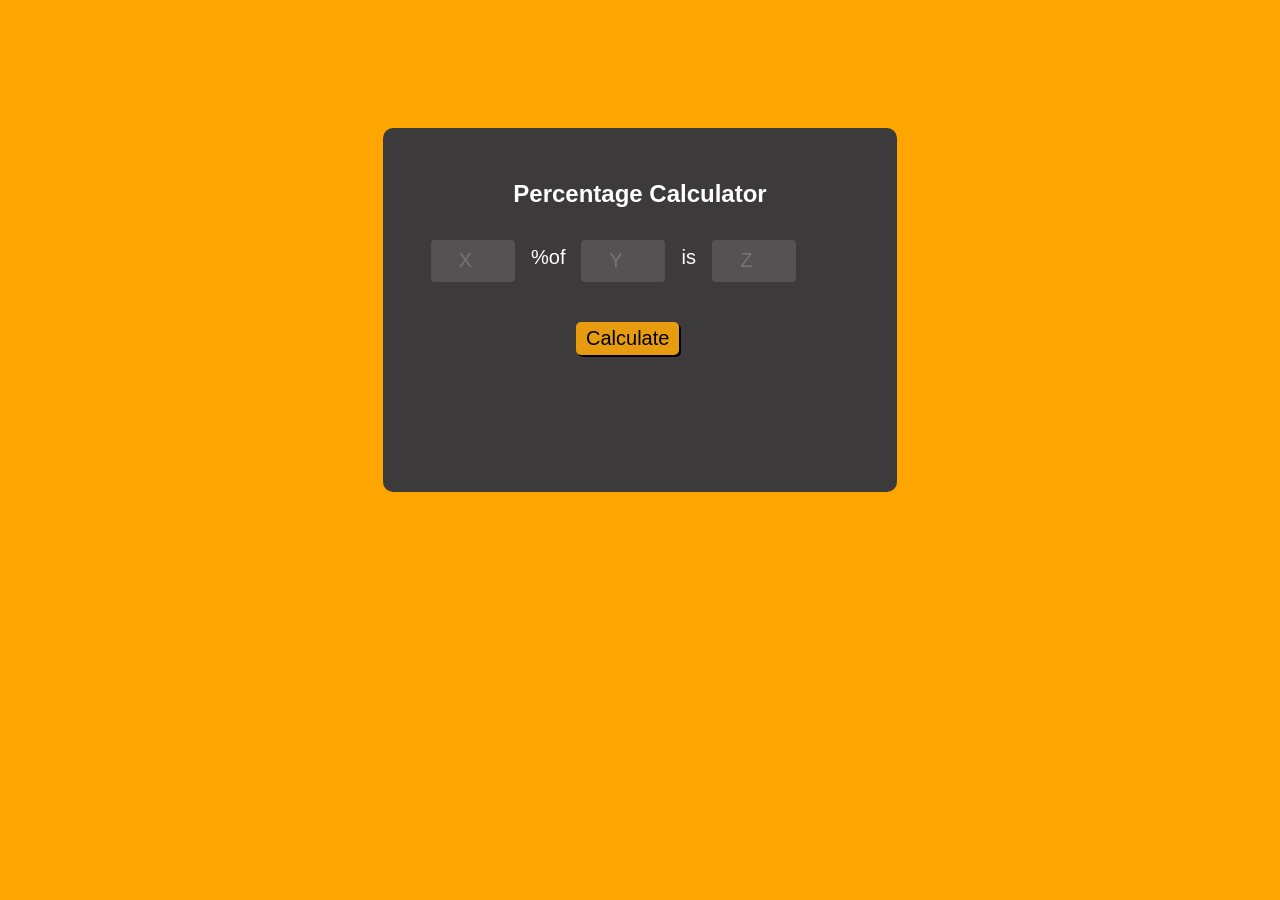
<file: 10. percentage calculator/index.html>
<!DOCTYPE html>
<html lang="en">
<head>
    
    <title>Percentage Calculator</title>
    <link rel="stylesheet" href="style.css">
</head>
<body>
    <div class="container">
        <h2>Percentage Calculator</h2>
        <div class="box">
            <input type="number" id="X" placeholder="X"><span>%of</span>
            <input type="number" id="Y" placeholder="Y"><span>is</span> 
            <input type="number" id="Z" placeholder="Z" readonly>
        </div>
        <button>Calculate</button>
        <p class="show-result"></p>
    </div>
    <script src="index.js"></script>
</body>
</html>
</file>
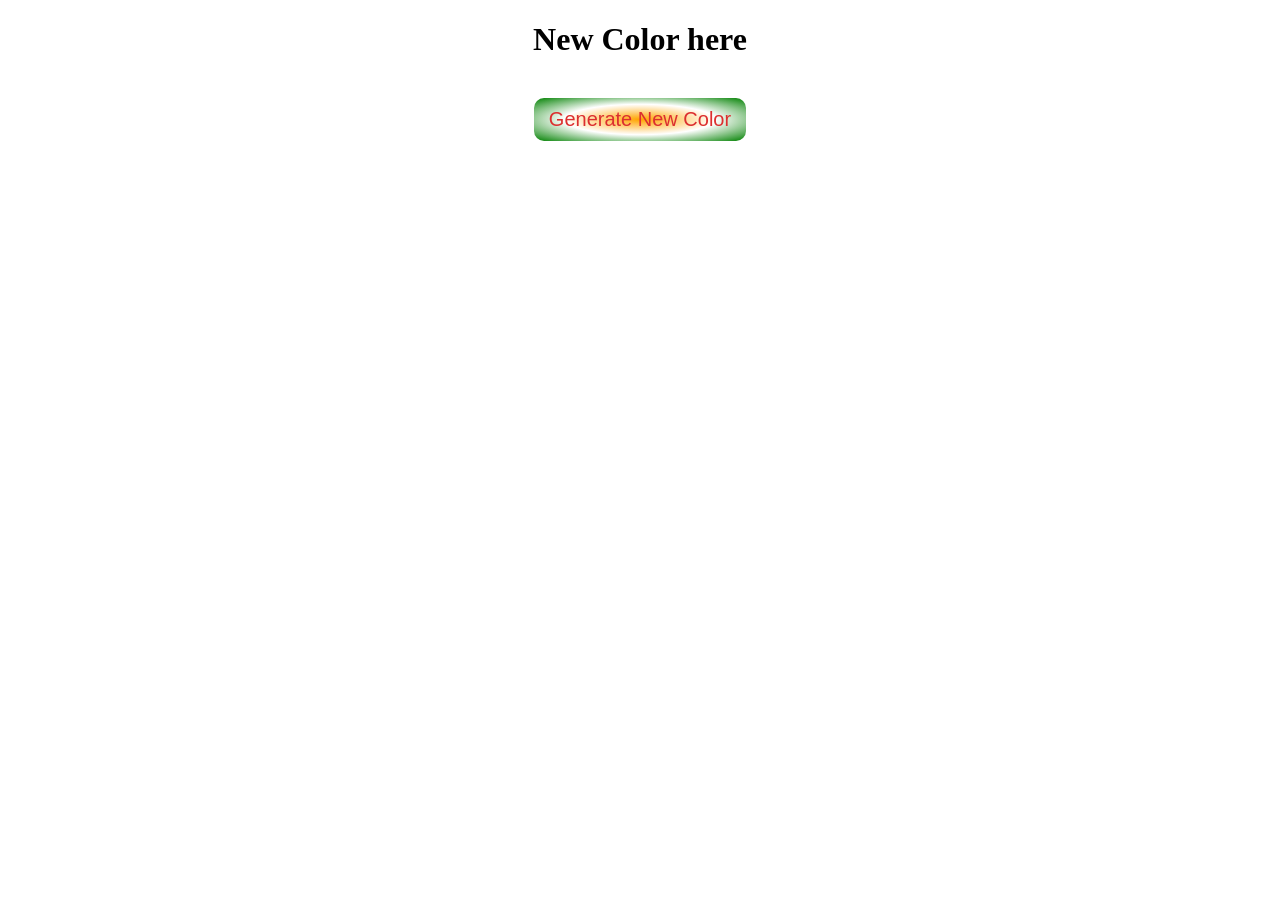
<file: generate random color.html>
<!DOCTYPE html>
<html lang="en">
<head>
  <meta charset="UTF-8">
  <meta name="viewport" content="width=device-width, initial-scale=1.0">
  <title>Document</title>
  <style>
    body
    {
      text-align:center;
    }
    div 
    {
      width:500px;
      height: 150px;
      border:2px solid black;
      margin:auto;
    }
    button 
    {
      padding: 10px 15px;
      border-radius:10px; 
      font-size:20px;
      border:none;
      color:rgb(220, 47, 47);
      background:radial-gradient(closest-corner,orange,white,green);
    }
    button:hover 
    {
      cursor:pointer;
    }
    button:active 
    {
      transform:translateY(2px);
    }
  </style>
</head>
<body>
    <h1>New Color here</h1><br>
    <button class="btn btn-gradient-border btn-glow">Generate New Color</button><br><br>
   <script>
     document.querySelector("button").addEventListener("click",function() {
         let randomColor=getRandomColor();
         document.querySelector("h1").innerText=randomColor;
         document.querySelector("body").style.backgroundColor=randomColor;

     });
     function getRandomColor() {
      let red=Math.floor(Math.random()*255);
      let green=Math.floor(Math.random()*255);
      let blue=Math.floor(Math.random()*255);
      let newColor=`rgb(${red},${green},${blue})`;
      return newColor;
     }
     
   </script>
</body>
</html>
</file>
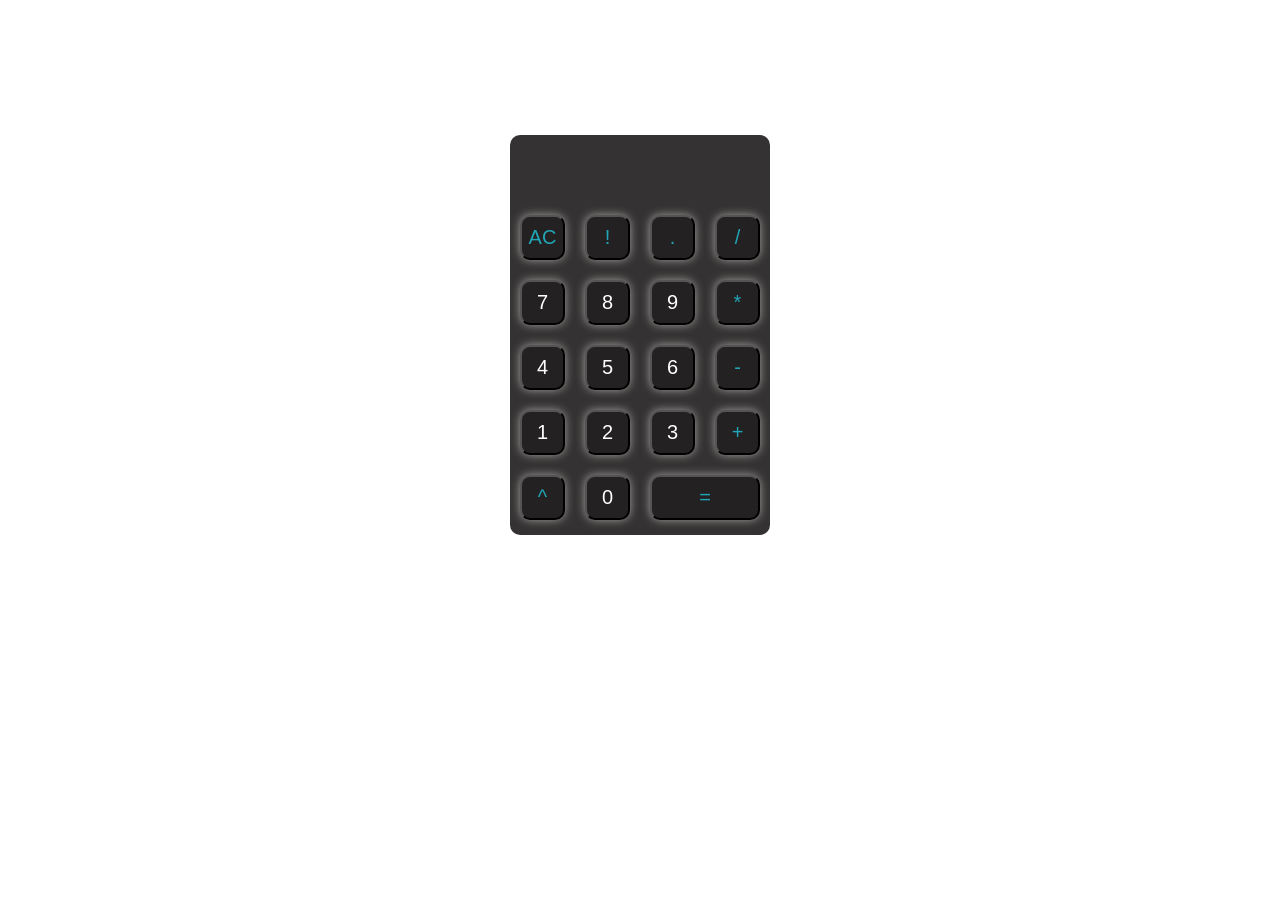
<file: 1.Calculator/calculator.html>
<!DOCTYPE html>
<html lang="en">
<head>
    <meta charset="UTF-8">
    <meta name="viewport" content="width=device-width, initial-scale=1.0">
    <title>Document</title>
</head>
<body>
    <link rel="stylesheet" href="calculator.css">
    <div id="container">
         <div class="display"></div>
         <div class="buttons">
              <button class="AC btn">AC</button>
              <button class="fact btn">!</button>
              <button class="point btn" value="">.</button>
              <button class="divide btn" value="/">/</button>
              <button class="seven btn" value="7">7</button>
              <button class="eight btn">8</button>
              <button class="nine btn">9</button>
              <button class="multiply btn">*</button>
              <button class="four btn">4</button>
              <button class="five btn">5</button>
              <button class="six btn">6</button>
              <button class="minus btn">-</button>
              <button class="one btn">1</button>
              <button class="two btn">2</button>
              <button class="three btn">3</button>
              <button class="plus btn">+</button>
              <button class="power btn">^</button>
              <button class="zero btn">0</button>
              <button class="equal btn">=</button>
         </div>
    </div>
    <script src="calculator.js"></script>
</body>
</html>
</file>
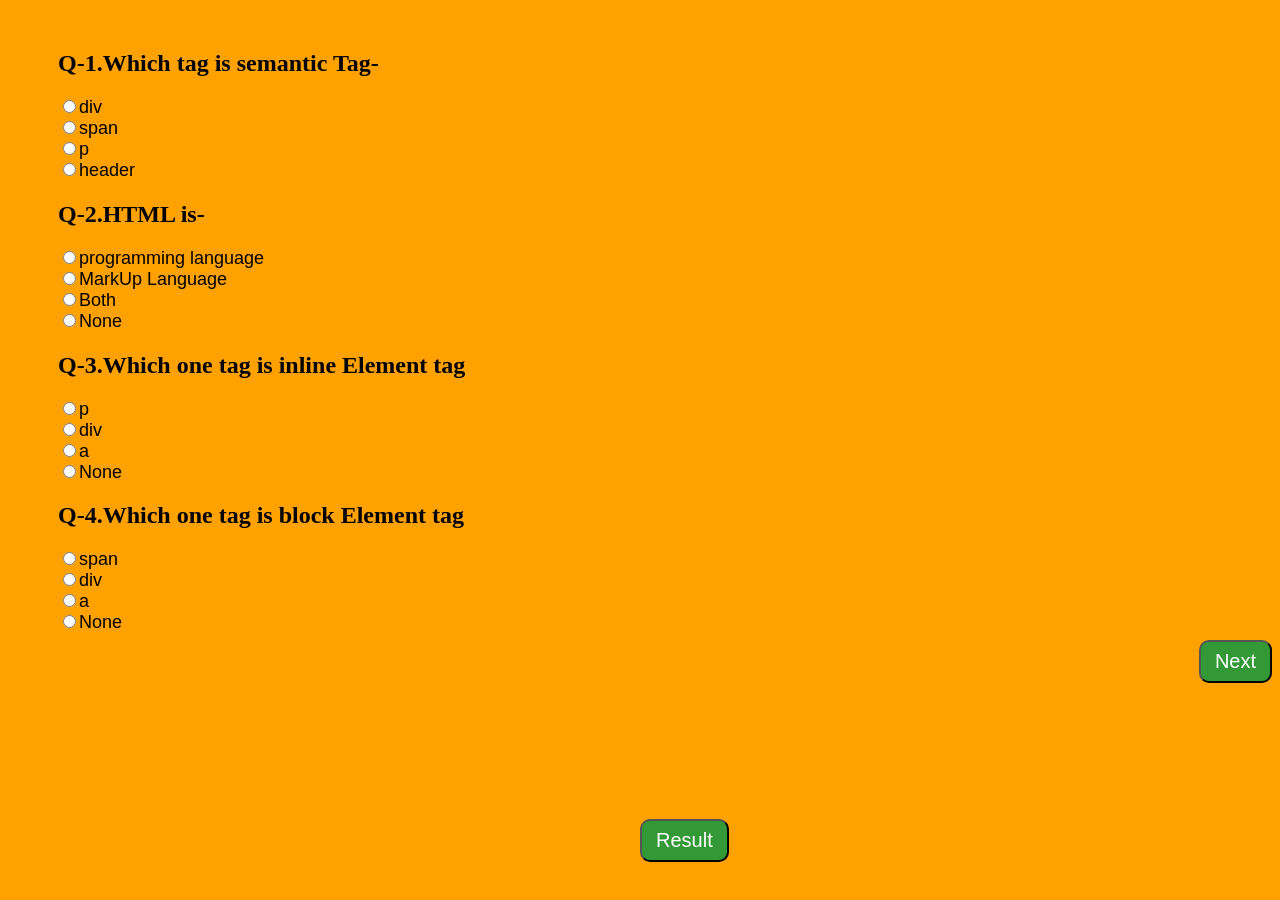
<file: 2.MCQ/mcq.html>
<!DOCTYPE html>
<html lang="en">
<head>
    <link rel="stylesheet" href="mcq.css">
    <title>MCQ programmes</title>
</head>
<body>
    <p class="display"></p>
        <div id="firstpage" class="mcq">
        <form action="/action">
            <!-- First Question -->
            <h2>Q-1.Which tag is semantic Tag-</h2>
            <input type="radio" name="ans1" id="Q1O1"><label for="Q1O1">div</label><br>
            <input type="radio" name="ans1" id="Q1O2"><label for="Q1O2">span</label><br>
            <input type="radio" name="ans1" id="Q1O3"><label for="Q1O3">p</label><br>
            <input type="radio" name="ans1" id="Q1O4"><label for="Q1O4">header</label><br>
            <!-- Second Question -->
            <h2>Q-2.HTML is-</h2>
            <input type="radio" name="ans2" id="Q2O1"><label for="Q2O1">programming language</label><br>
            <input type="radio" name="ans2" id="Q2O2"><label for="Q2O2">MarkUp Language</label><br>
            <input type="radio" name="ans2" id="Q2O3"><label for="Q2O3">Both</label><br>
            <input type="radio" name="ans2" id="Q2O4"><label for="Q2O4">None</label><br>
            <!-- Third question -->
            <h2>Q-3.Which one tag is inline Element tag</h2>
            <input type="radio" name="ans3" id="Q3O1"><label for="Q3O1">p</label><br>
            <input type="radio" name="ans3" id="Q3O2"><label for="Q3O2">div</label><br>
            <input type="radio" name="ans3" id="Q3O3"><label for="Q3O3">a</label><br>
            <input type="radio" name="ans3" id="Q3O4"><label for="Q3O4">None</label><br>
            <!-- fourth question -->
            <h2>Q-4.Which one tag is block Element tag</h2>
            <input type="radio" name="ans4" id="Q4O1"><label for="Q4O1">span</label><br>
            <input type="radio" name="ans4" id="Q4O2"><label for="Q4O2">div</label><br>
            <input type="radio" name="ans4" id="Q4O3"><label for="Q4O3">a</label><br>
            <input type="radio" name="ans4" id="Q4O4"><label for="Q4O4">None</label><br>
        </form>
        
    </div>

    <div id="secondpage" class="mcq">
        <form action="/action">
            <!-- fifth Question -->
            <h2>Q-5.The full form of CSS is-</h2>
            <input type="radio" name="ans5" id="Q5O1"><label for="Q5O1">Cascading Style Sheet</label><br>
            <input type="radio" name="ans5" id="Q5O2"><label for="Q5O2">Colored Special Sheet</label><br>
            <input type="radio" name="ans5" id="Q5O3"><label for="Q5O3">Color and style Sheet</label><br>
            <input type="radio" name="ans5" id="Q5O4"><label for="Q5O4">None of the Above</label><br>
            <!-- Sixth Question -->
            <h2>Q-6.How can we changed background Color of Element</h2>
            <input type="radio" name="ans6" id="Q6O1"><label for="Q6O1">background color</label><br>
            <input type="radio" name="ans6" id="Q6O2"><label for="Q6O2">Color</label><br>
            <input type="radio" name="ans6" id="Q6O3"><label for="Q6O3">Both</label><br>
            <input type="radio" name="ans6" id="Q6O4"><label for="Q6O4">None of the Above</label><br>
            <!-- Seventh question -->
            <h2>Q-7.How can we changed text Color of Element</h2>
            <input type="radio" name="ans7" id="Q7O1"><label for="Q7O1">background color</label><br>
            <input type="radio" name="ans7" id="Q7O2"><label for="Q7O2">Color</label><br>
            <input type="radio" name="ans7" id="Q7O3"><label for="Q7O3">Both</label><br>
            <input type="radio" name="ans7" id="Q7O4"><label for="Q7O4">None of the Above</label><br>
            <!-- Eighth question -->
            <h2>Q-8.In How many ways Css can be written is-</h2>
            <input type="radio" name="ans8" id="Q8O1"><label for="Q8O1">1</label><br>
            <input type="radio" name="ans8" id="Q8O2"><label for="Q8O2">2</label><br>
            <input type="radio" name="ans8" id="Q8O3"><label for="Q8O3">3</label><br>
            <input type="radio" name="ans8" id="Q8O4"><label for="Q8O4">4</label><br>
        </form>
        </div>
        <div id="thirdpage" class="mcq">
            <form action="/action">
                <!-- ninth Question -->
                <h2>Q-9.What type of CSS is generally recommended for designing large web pages?</h2>
                <input type="radio" name="ans9" id="Q9O1"><label for="Q9O1">Inline </label><br>
                <input type="radio" name="ans9" id="Q9O2"><label for="Q9O2">Internal</label><br>
                <input type="radio" name="ans9" id="Q9O3"><label for="Q9O3">External</label><br>
                <input type="radio" name="ans9" id="Q9O4"><label for="Q9O4">None of the Above</label><br>
                <!-- tenth Question -->
                <h2>Q-10.Can negative values be allowed in padding property?</h2>
                <input type="radio" name="ans10" id="Q10O1"><label for="Q10O1">Yes</label><br>
                <input type="radio" name="ans10" id="Q10O2"><label for="Q10O2">No</label><br>
                <input type="radio" name="ans10" id="Q10O3"><label for="Q10O3">Depend on Property</label><br>
                <input type="radio" name="ans10" id="Q10O4"><label for="Q10O4">None of the Above</label><br>
                <!-- eleventh question -->
                <h2>Q-11.The CSS property used to specify the transparency of an element is?</h2>
                <input type="radio" name="ans11" id="Q11O1"><label for="Q11O1">opacity</label><br>
                <input type="radio" name="ans11" id="Q11O2"><label for="Q11O2">visibility</label><br>
                <input type="radio" name="ans11" id="Q11O3"><label for="Q11O3">filter</label><br>
                <input type="radio" name="ans11" id="Q11O4"><label for="Q11O4">None of the Above</label><br>
                <!-- Eighth question -->
                <h2>Q-12.How can we specify the spacing between each letter in a text in CSS-</h2>
                <input type="radio" name="ans12" id="Q12O1"><label for="Q12O1">alpha-spacing</label><br>
                <input type="radio" name="ans12" id="Q12O2"><label for="Q12O2">letter-spacing</label><br>
                <input type="radio" name="ans12" id="Q12O3"><label for="Q12O3">character-spacing</label><br>
                <input type="radio" name="ans12" id="Q12O4"><label for="Q12O4">None of the Above</label><br>
            </form>
           
         </div>

         <div id="fourthpage" class="mcq">
            <form action="/action">
                <!-- thirteen Question -->
                <h2>Q-13.pseudo class is writeen by-?</h2>
                <input type="radio" name="ans13" id="Q13O1"><label for="Q13O1">one semicolon(:) </label><br>
                <input type="radio" name="ans13" id="Q13O2"><label for="Q13O2">two semicolon(::)</label><br>
                <input type="radio" name="ans13" id="Q13O3"><label for="Q13O3">without semicolon</label><br>
                <input type="radio" name="ans13" id="Q13O4"><label for="Q13O4">None of the Above</label><br>
                <!-- fourteen Question -->
                <h2>Q-14.Which of the following are valid ways to represent a colour in CSS? ?</h2>
                <input type="radio" name="ans14" id="Q14O1"><label for="Q14O1">A valid color Name</label><br>
                <input type="radio" name="ans14" id="Q14O2"><label for="Q14O2">RGB value</label><br>
                <input type="radio" name="ans14" id="Q14O3"><label for="Q14O3">Hexcode</label><br>
                <input type="radio" name="ans14" id="Q14O4"><label for="Q14O4">All of the Above</label><br>
                <!-- fifteen question -->
                <h2>Q-15.Which of the following is the correct way to select all h1 headers in a div element?</h2>
                <input type="radio" name="ans15" id="Q15O1"><label for="Q15O1">div.h1</label><br>
                <input type="radio" name="ans15" id="Q15O2"><label for="Q15O2">div h1</label><br>
                <input type="radio" name="ans15" id="Q15O3"><label for="Q15O3">div:h1</label><br>
                <input type="radio" name="ans15" id="Q15O4"><label for="Q15   O4">div::h1</label><br>
                <!-- sixteenth question -->
                <h2>Q-16.We can make rounded borders around elements using which CSS element?</h2>
                <input type="radio" name="ans16" id="Q16O1"><label for="Q16O1">border-collapse</label><br>
                <input type="radio" name="ans16" id="Q16O2"><label for="Q16O2">border-round</label><br>
                <input type="radio" name="ans16" id="Q16O3"><label for="Q16O3">border-radius</label><br>
                <input type="radio" name="ans16" id="Q16O4"><label for="Q16O4">None of the Above</label><br>
            </form>
           
        </div>

        <div id="fifthpage" class="mcq">
            <form action="/action">
                <!-- seventeen Question -->
                <h2>Q-17.To select a paragarph which is inside div after the h1</h2>
                <input type="radio" name="ans17" id="Q17O1"><label for="Q17O1">div h1+p</label><br>
                <input type="radio" name="ans17" id="Q17O2"><label for="Q17O2">div.h1.p</label><br>
                <input type="radio" name="ans17" id="Q17O3"><label for="Q17O3">div.h1+p</label><br>
                <input type="radio" name="ans17" id="Q17O4"><label for="Q17O4">div+h1+p</label><br>
                <!-- eighteen Question -->
                <h2>Q-18.To Change lower case To Uppercase we use--</h2>
                <input type="radio" name="ans18" id="Q18O1"><label for="Q18O1">text-style</label><br>
                <input type="radio" name="ans18" id="Q18O2"><label for="Q18O2">text-decoration</label><br>
                <input type="radio" name="ans18" id="Q18O3"><label for="Q18O3">character-style</label><br>
                <input type="radio" name="ans18" id="Q18O4"><label for="Q18O4">text-transform</label><br>
                <!-- nineteen question -->
                <h2>Q-19.which one attribute has high preference or priority?</h2>
                <input type="radio" name="ans19" id="Q19O1"><label for="Q19O1">class</label><br>
                <input type="radio" name="ans19" id="Q19O2"><label for="Q19O2">id</label><br>
                <input type="radio" name="ans19" id="Q19O3"><label for="Q19O3">tag</label><br>
                <input type="radio" name="ans19" id="Q19O4"><label for="Q19O4">All have same priority</label><br>
                <!-- twenteeth question -->
                <h2>Q-20.Which CSS property is used to specify different border styles?</h2>
                <input type="radio" name="ans20" id="Q20O1"><label for="Q20O1">border-style</label><br>
                <input type="radio" name="ans20" id="Q20O2"><label for="Q20O2">border</label><br>
                <input type="radio" name="ans20" id="Q20O3"><label for="Q20O3">Both</label><br>
                <input type="radio" name="ans20" id="Q20O4"><label for="Q20O4">None of the Above</label><br>
            </form>
            
            
        </div>
        <button class="next_btn">Next</button>
        <button class="prev_btn">Prev</button>
        <button class="show_ansbtn">Result</button>

        <script src="mcq.js"></script>
</body>
</html>
</file>
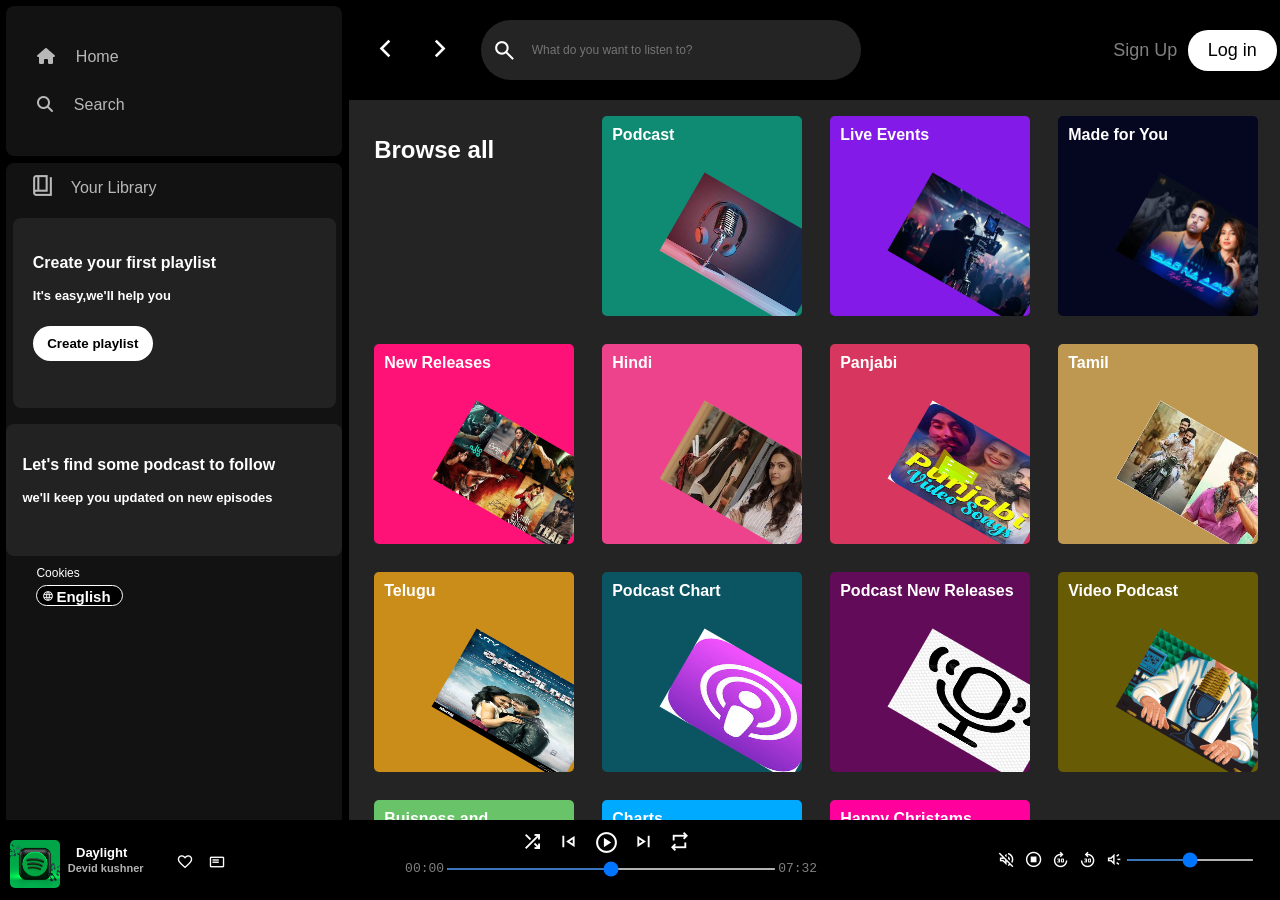
<file: 4. spotify clone/clone.html>
<!DOCTYPE html>
<html lang="en">
<head>
    
    <title>Spotify - web player</title>
    <link rel="stylesheet" href="clone.css">
    <link rel="stylesheet" href="https://cdnjs.cloudflare.com/ajax/libs/font-awesome/6.5.1/css/all.min.css" integrity="sha512-DTOQO9RWCH3ppGqcWaEA1BIZOC6xxalwEsw9c2QQeAIftl+Vegovlnee1c9QX4TctnWMn13TZye+giMm8e2LwA==" crossorigin="anonymous" referrerpolicy="no-referrer" />
    <link rel="stylesheet" href="https://fonts.googleapis.com/css2?family=Material+Symbols+Outlined:opsz,wght,FILL,GRAD@24,400,0,0" />
    <link rel="icon" href="logo.png">
    <link rel="preconnect" href="https://fonts.googleapis.com">
<link rel="preconnect" href="https://fonts.gstatic.com" crossorigin>
<link href="https://fonts.googleapis.com/css2?family=Montserrat:wght@200;300;400;500;600;700&family=Roboto+Condensed:wght@300&display=swap" rel="stylesheet">
</head>
<body>
   <div class="main">
      <div class="sidebar">
        <div class="nav-bar  ">
            <div class="nav-bar-options">
                <i class="fa-sharp fa-solid fa-house"></i>
                <a href="#">Home</a>
            </div>
            <div class="nav-bar-options">
                <i class="fa-solid fa-magnifying-glass"></i>
                <a href="#">Search</a>
            </div>
           
        </div>
        <div class="library-box">
            <div class="your-library">
                <div class="library">
                    <span class="material-symbols-outlined">book_4</span>
                    <a href="#" style="">Your Library</a>
                </div>
                <i class="fa-light fa-plus"></i>
            </div>
            <div class="play-list">
                <p style="font-size:16px;">Create your first playlist</p>
                <p style="font-size:13px;">It's easy,we'll help you</p>
                <button class="playlist-btn">Create playlist</button>
            </div>
            <div class="description">
                  <p style="font-size:16px;">Let's find some podcast to follow</p>
                  <p style="font-size:13px;">we'll keep you updated on new episodes</p>
            </div>
            <div class="foot-part">
                <a>Cookies</a><br>
                <button class="lang"><span class="material-symbols-outlined icon">language</span><span class="text">English</span></button> 
            </div>
        </div>
        
        
         
      </div>
      <div class="main-content">
         <div class="header">
           <div class="prev-next">
             <span class="material-symbols-outlined prev">navigate_before</span>
             <span class="material-symbols-outlined next">navigate_next</span>
          </div>
            <div class="search-bar">
                <span class="material-symbols-outlined">search</span>
                <input type="text" placeholder="What do you want to listen to?">
            </div>
        
        <div class="buttons" style="">
           <button class="sign-up-btn">Sign Up</button>
           <button class="log-in-btn" style="">Log in</button>
        </div>
       </div>
        
         <div class="content">
              <h2>Browse all</h2>
              <div class="podcast cards">Podcast<img src="podcast.jpg" alt="img can't loaded"></div>
              <div class="live-events cards">Live Events<img src="liveEvent.jpg" alt="img can't loaded"></div>
              <div class="made-for-you cards">Made for You<img src="madeForYou.jpg" alt="img can't loaded"></div>
              <div class="new-releases cards">New Releases<img src="newReleases.jpg" alt="img can't loaded"></div>
              <div class="hindi cards">Hindi<img src="hindi.jpg" alt="img can't loaded"></div>
              <div class="panjabi cards">Panjabi<img src="panjabi.jpg" alt="img can't loaded"></div>
              <div class="tamil cards">Tamil<img src="tamil.jpg" alt="img can't loaded"></div>
              <div class="telugu cards">Telugu<img src="telugu.jpg" alt="img can't loaded"></div>
              <div class="podcast-chart cards">Podcast Chart<img src="podcastChart.jpg" alt="img can't loaded"></div>
              <div class="podcast-new-releases cards">Podcast New Releases<img src="podcastNewRealeases.png" alt="img can't loaded"></div>
              <div class="video-podcast cards">Video Podcast<img src="videoPodcast.jpg" alt="img can't loaded"></div>
              <div class="buisness-and-technology cards">Buisness and Technology<img src="buisnessAndTechnology.jpg" alt="img can't loaded"></div>
              <div class="charts cards">Charts</div>
              <div class="happy-christmas cards">Happy Christams<img src="happyChristmas.jpg" alt="img can't loaded"></div>
        </div>
      </div>
      <div class="footer">
            <div class="left-side">
                <img src="playlist.jpg" alt="image not loaded" width="50px" height="48px">
                <div class="text">
                    <span class="upper">Daylight</span>
                    <span class="lower">Devid kushner</span>
                </div>
                <div class="icons">
                    <span class="material-symbols-outlined favorite">favorite</span>
                    <span class="material-symbols-outlined featured-playlist">featured_play_list</span>
                </div>
            </div>
            <div class="music-player">
                  <div class="music-tools">
                    <span class="material-symbols-outlined">shuffle</span>
                    <span class="material-symbols-outlined">skip_previous</span>
                    <span class="material-symbols-outlined play">play_circle</span>
                    <span class="material-symbols-outlined">skip_next</span>
                    <span class="material-symbols-outlined">repeat</span>
                  </div>
                  <div class="progress-status">
                    <span>00:00</span><input type="range"><span>07:32</span>
                  </div>
            </div>
            <div class="right-side">
                <span class="material-symbols-outlined">volume_off</span>
                <span class="material-symbols-outlined">stop_circle</span>
                <span class="material-symbols-outlined">forward_30</span>
                <span class="material-symbols-outlined">replay_30</span>
                <span class="material-symbols-outlined speaker">brand_awareness</span>
                <input type="range">
            </div>

      </div>
   </div>
</body>
</html>
</file>
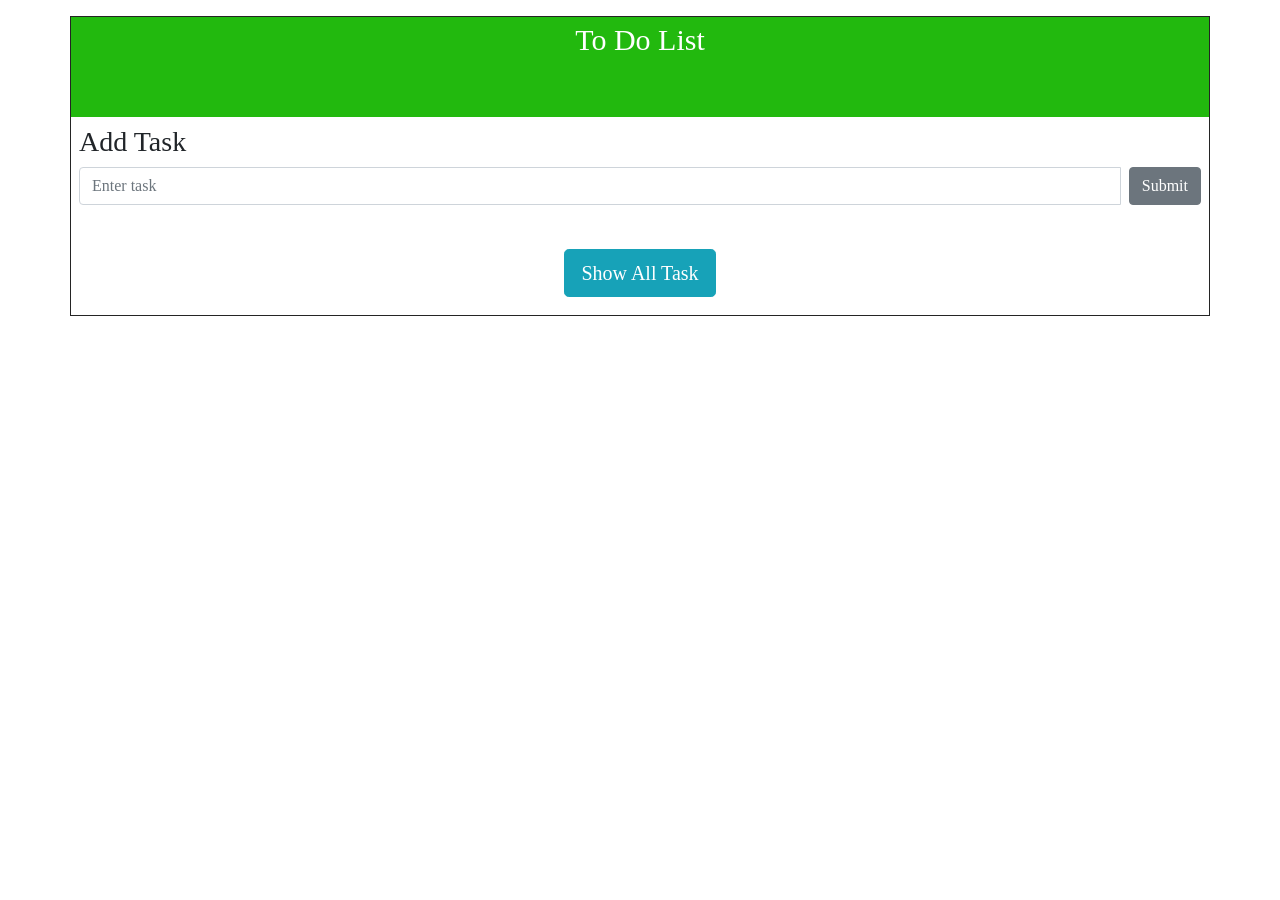
<file: 5.To-do-list/To-do-list.html>
<!DOCTYPE html>
<html lang="en">
<head>
   
    <title>To-Do-List Application</title>
    <link rel="stylesheet" href="bootstrap.css">
    <link rel="stylesheet" href="To-do-list.css">    
</head>
<body>
    <div class="container">
         <div class="upper">To Do List</div>
         <div class="input-area">
            <h3>Add Task</h3>
            <div class="input-group">
               
                <input type="text" class="form-control" placeholder="Enter task" id="inpdata">
                <button class="btn btn-secondary submit btn-submit">Submit</button>
                
            </div>
           
         </div>
         <div class="display-btn"><button class="btn btn-info btn-lg show-btn">Show All Task</button></div>
    </div>
    <div class="container container2"></div>
    <script src="To-do-list.js"></script>
</body>
</html>
</file>
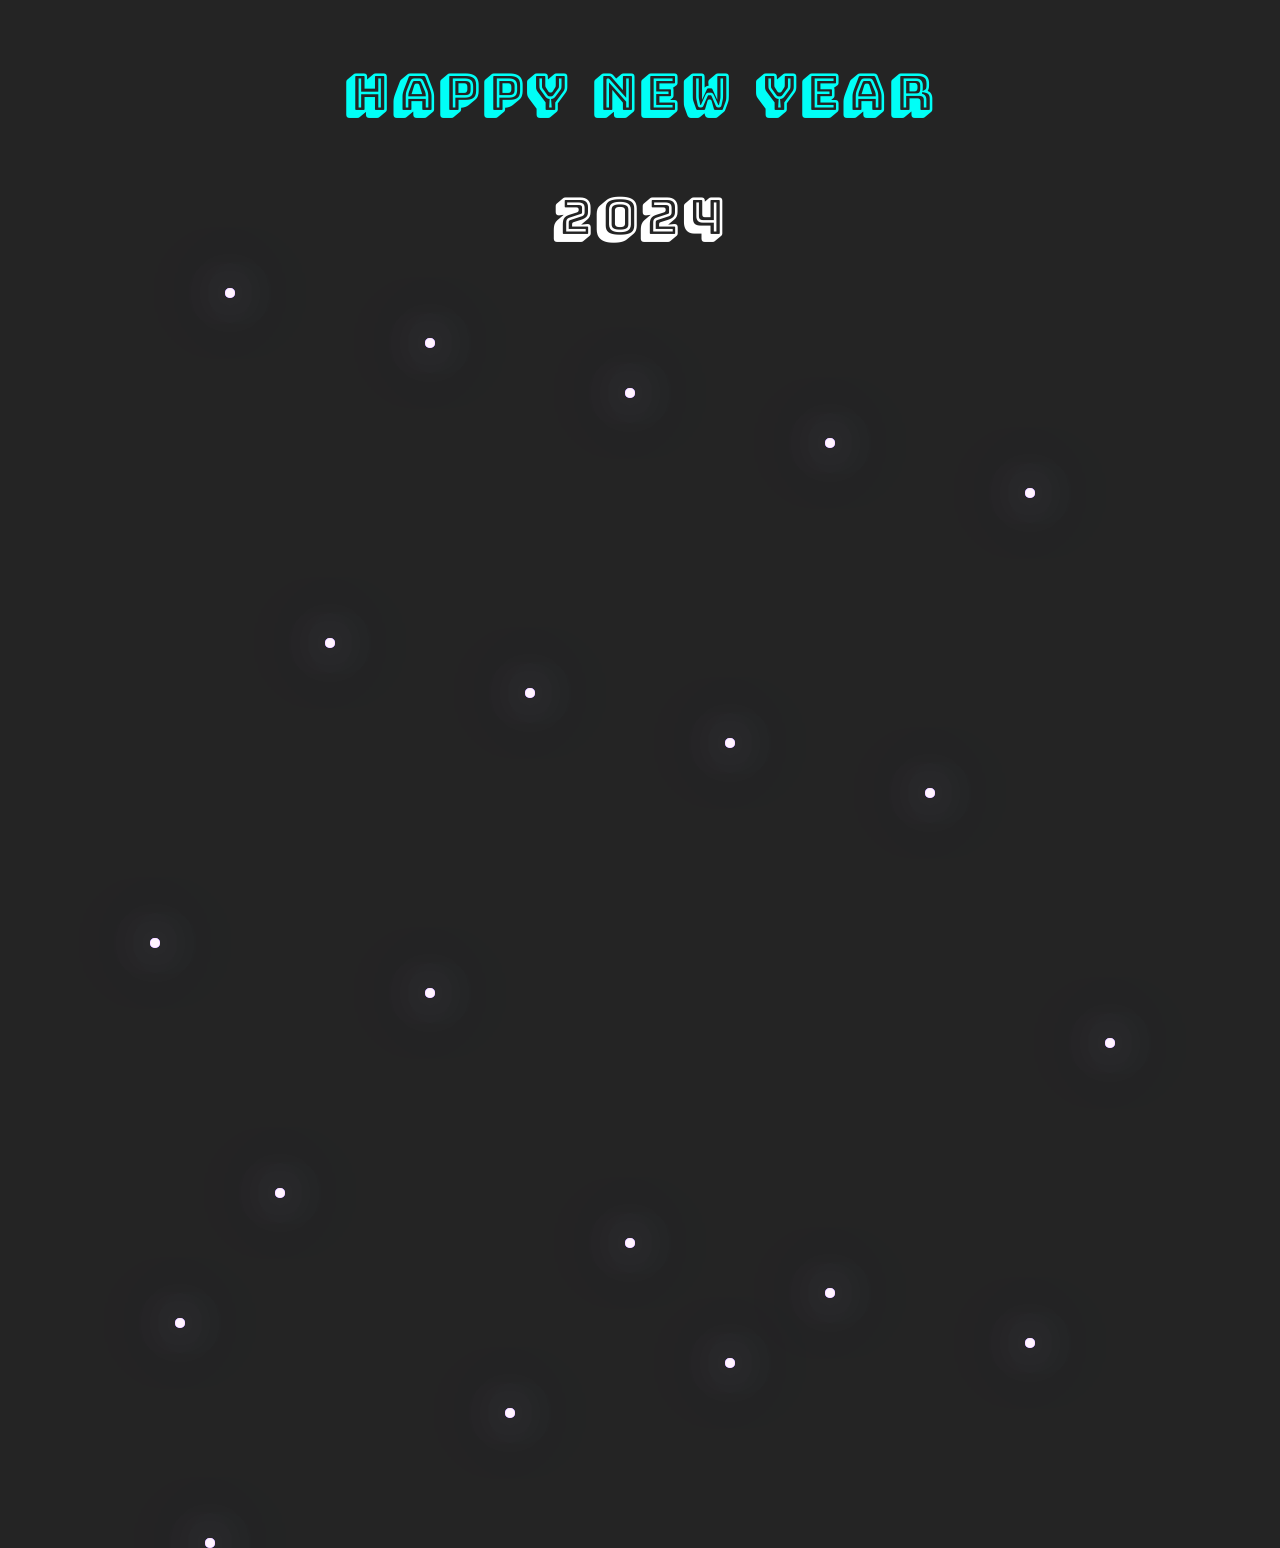
<file: 6.New-Year/new-year.html>
<!DOCTYPE html>
<html lang="en">
<head>
   
    <title>Happy New Year 2024</title>
    <link rel="stylesheet" href="bootstrap.css">
    <link rel="stylesheet" href="new-year.css">
    <link rel="preconnect" href="https://fonts.googleapis.com">
    <link rel="preconnect" href="https://fonts.gstatic.com" crossorigin>
    <link href="https://fonts.googleapis.com/css2?family=Bungee+Shade&family=Montserrat:wght@200;300;400;500;600;700&family=Roboto+Condensed:wght@300&display=swap" rel="stylesheet">
</head>
<body>
    <div class="container">
         <h1 class="first">HAPPY NEW YEAR</h1>
         <h1 class="second">2024</h1>
         <div class="ballons">
             <div class="stars star1"></div>
             <div class="stars star2"></div>
             <div class="stars star3"></div>
             <div class="stars star4"></div>
             <div class="stars star5"></div>
             <div class="stars star6"></div>
             <div class="stars star7"></div>
             <div class="stars star8"></div>
             <div class="stars star9"></div>
             <div class="stars star10"></div>
             <div class="stars star11"></div>
             <div class="stars star12"></div>
             <div class="stars star13"></div>
             <div class="stars star14"></div>
             <div class="stars star15"></div>
             <div class="stars star16"></div>
             <div class="stars star17"></div>
             <div class="stars star18"></div>
             <div class="stars star19"></div>
             <div class="stars star20"></div>
         </div>
    </div>
    <!-- <div class="container">
        <div class="ballon1"></div>
        <div class="ballon2"></div>
    </div> -->
    
</body>
</html>
</file>
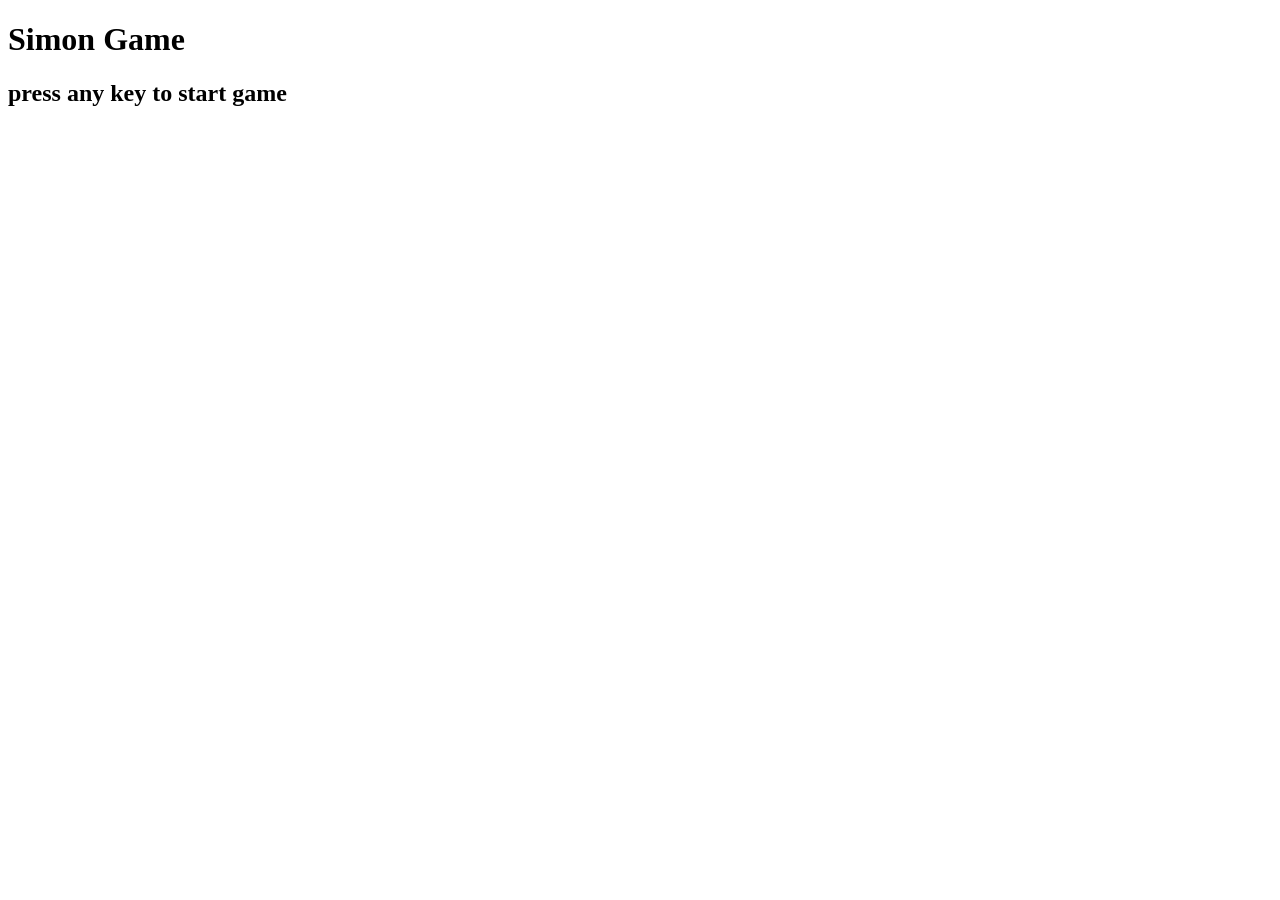
<file: 7.Simon Game/simon.html>
<!DOCTYPE html>
<html lang="en">
<head>
   
    <title>Simon</title>
</head>
<body>
    <h1>Simon Game</h1>
    <h2>press any key to start game</h2>
    <div class="btn-container">
         <div class="row1">
            
         </div>
    </div>
</body>
</html>
</file>
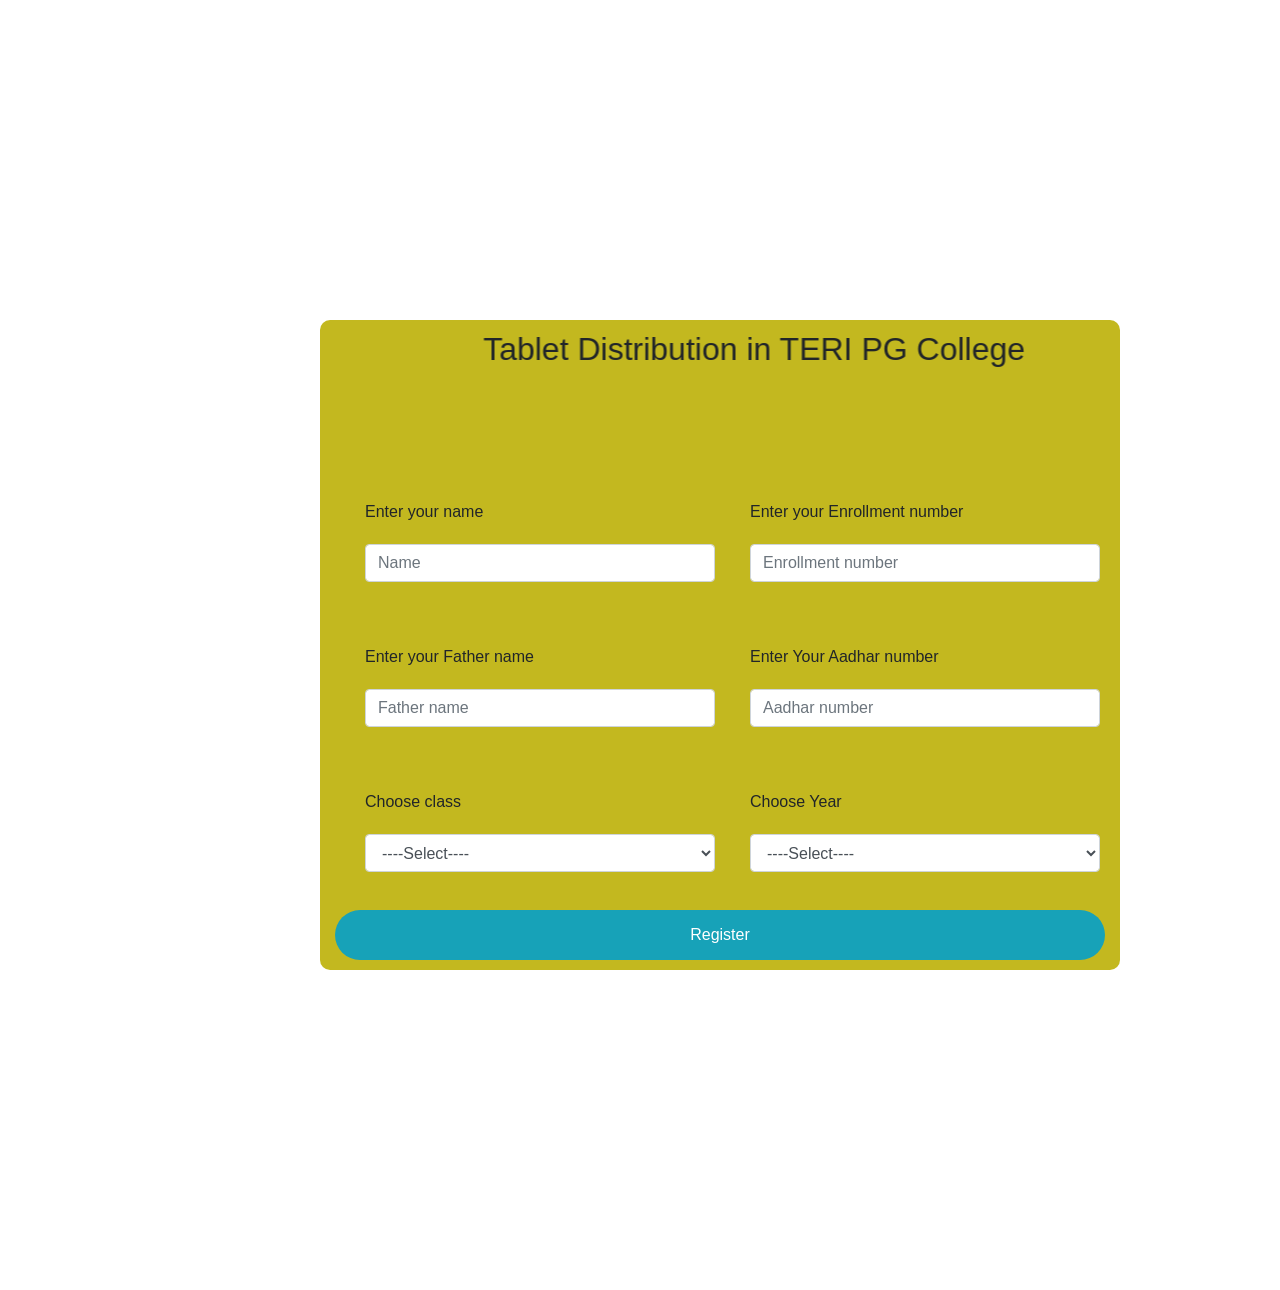
<file: 8. login form/responsive login form (grid and flex).html>
<!DOCTYPE html>
<html lang="en">
<head>
  <link rel="stylesheet" href="bootstrap.css">
  <style>
     #container
     {
       width:800px;
       height: 650px;
       border:none;
       border-radius:10px;
       padding:10px 15px;
       margin:  25% 25%;
       background-color: rgb(195, 184, 31);
       display: grid;
      grid-template-columns: repeat(2,1fr);
      grid-template-rows: repeat(4,1fr);
       
     }
     .boxes
     {
      width:auto;
      height: 40px;
      margin:10px 10px  0px 15px;
      padding:5px;
     }
     .zero-zero
     {
      /* background-color: blue; */

     }
     input,select
     {
      width:100%;
      margin:10px;
     }
     label
     {
       margin: 10px;
     }
    .submit-grid
     {
       /* merging two column */
       grid-column:1/span 2;
       height: 50px;
       border-radius:2rem;
       border:none;
     }
     .tablet-distribution
     {
      grid-column:1/span 2;
     
     }
     /* to make responsive */
     @media (max-width:1085px) {
         #container
         {
          width:600px;
          /* height: 450px; */
         }
     }
     @media (max-width:870px) {
      #container
         {
            width:400px;
            height:850px;
            display:flex;
            flex-direction: column;
            
         }
      .boxes
      {
         height:auto;
      }

     }
  </style>
   
</head>
<body>
  
<form action="">
  <div id="container">
     <div class="tablet-distribution">
      <h2><marquee behavior="alternate" direction="to-right">Tablet Distribution in TERI PG College</marquee></h2>
    </div>
    <div class="zero-zero boxes">
      <label for="name">Enter your name</label><br><input type="text" id="name" placeholder="Name"  class="form-control">
    </div>
    <div class="zero-one boxes">
       <label for="enroll">Enter your Enrollment number</label><input type="text" id="enroll" placeholder="Enrollment number" class="input form-control">
    </div>

    <div class="one-zero boxes">
      <label for="name">Enter your Father name</label><input type="text" id="name" placeholder="Father name"  class="form-control">
    </div>
    <div class="one-one boxes"  >
      <label for="enroll">Enter Your Aadhar number</label><input type="text" id="enroll" placeholder="Aadhar number"  class="form-control">
    </div>
     
    

    <div class="two-zero boxes">
      <label for="class">Choose class</label>
      <select name="classes" id="class"  class="form-control">
        <option value="select">----Select----</option>
        <option value="BCA">BCA</option>
        <option value="BBA">BBA</option>
        <option value="MBA">MBA</option>
        <option value="MCA">MCA</option>
      </select>
    </div>
    <div class="two-one boxes">
      <label for="year">Choose Year</label>
      <select name="Years" id="year" class="form-control">
        <option value="select">----Select----</option>
        <option value="1">1</option>
        <option value="2">2</option>
        <option value="3">3</option>
      </select>
    </div>
      <button class="submit-grid btn btn-info">Register</button>

  </div>
</form>
</body>
</html>
</file>
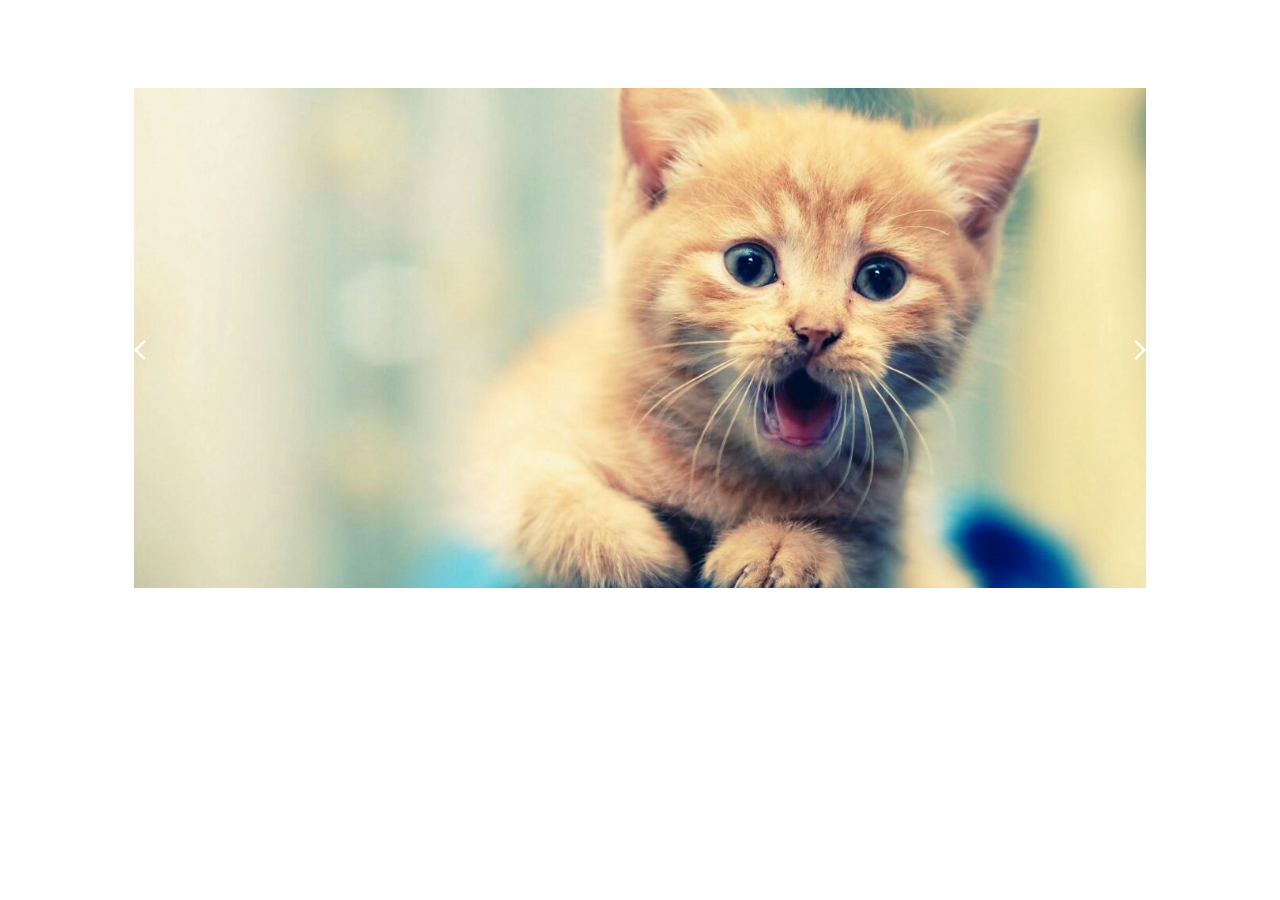
<file: 9. Slider/slider.html>
<!DOCTYPE html>
<html lang="en">
<head>
    
    <title>Slider Demo</title>
    <link rel="stylesheet" href="slider.css">
    <link rel="stylesheet" href="https://fonts.googleapis.com/css2?family=Material+Symbols+Outlined:opsz,wght,FILL,GRAD@24,400,0,0" />

</head>
<body>
    <div class="slide-container">
        <img src="img1.jpg" alt="" class="slide">
        <img src="img2.jpg" alt="" class="slide">
        <img src="img3.jpg" alt="" class="slide">
        <img src="img4.jpg" alt="" class="slide">
        <img src="img5.jpg" alt="" class="slide">
        <span class="material-symbols-outlined prev">arrow_back_ios</span>
        <span class="material-symbols-outlined next">arrow_forward_ios</span>
    </div>
    <script src="slider.js"></script>
</body>
</html>
</file>
<file: 10. percentage calculator/style.css>
body
{
    padding: 0;
    margin: 0;
    box-sizing: border-box;
    font-family:sans-serif;
    background-color: orange;
    display: flex;
    justify-content: center;
}
h2 
{
    text-align: center;
    margin-bottom:1rem;
    color:white;
}
.container 
{
    width:450px;
    height: 300px;
    background-color: aqua;
    margin-top:10%;
    padding: 2rem;
    background-color: rgb(60, 58, 58);
    border-radius: 10px;
}
input
{
    width: 80px;
    height: 40px;
    margin:1rem;
    text-align: center;
    font-size:20px;
    background-color: rgb(84, 82, 82);
    border:none;
    border-radius: 4px;
    color:white;
}
span 
{
    margin-top:1.4rem;
    font-size:20px;
    color:white;
}
.box 
{
    display: flex;

}
button 
{
   padding:5px 10px;
   font-size:20px;
   margin:1.5rem calc(50% - 4rem);
   border:none;
   border-radius:5px;
   background-color: rgb(231, 156, 15);
   box-shadow:2px 2px;
}
.show-result 
{
    color:white;
    font-size:20px;
    text-align: center;
}
.ans 
{
  color:rgb(231, 156, 15);
}
</file>
<file: 1.Calculator/calculator.css>
body 
{
    display: flex;
    justify-content:center;
    
}
#container 
{
    width:260px;
    height:400px;
    background-color: rgb(52, 50, 50);
    position:absolute;
    top:15%;
    border-radius:10px;
}
.display 
{
    width:100%;
    height:50px;
    /* background-color: red; */
    margin-top:10px;
    margin-bottom:10px;
    color:white;
    font-size:40px;
    display: flex;
    justify-content: flex-end;
    align-items: center;
    padding:10px;
    box-sizing: border-box;
}
.buttons
{
    width:100%;
    height:auto;
    display:flex;
    flex-wrap:wrap;
     
}
button
{
    width:45px;
    height:45px;
    background-color:rgb(35, 33, 33);
    color:white;
    align-items:center;
    margin:10px;
    font-size:20px; 
    border-radius:10px;
    box-shadow:0 0 10px rgb(165, 160, 160);
    /* border:2px solid #fff; */
}
button:active 
{
    border:2px solid #fff;
}

button:hover 
{
    cursor:pointer;
}
.AC,.fact,.point,.divide,.multiply,.minus,.plus,.equal,.power
{
    color:rgb(33, 165, 183);
}
.equal
{
   width:110px;
}
</file>
<file: 2.MCQ/mcq.css>
*
{
    background-color: rgb(255, 162, 0);
   
}
.mcq
{
    margin:50px;
}
label 
{
    font-size:18px;
    font-family:'Lucida Sans', 'Lucida Sans Regular', 'Lucida Grande', 'Lucida Sans Unicode', Geneva, Verdana, sans-serif
}
#nextbtn
{
   
    padding:10px 20px 10px 20px;
    background-color: green;
    color:white;
    text-decoration: none;
    position: relative;
    
    float:right;
    font-size:20px;
    border-radius: 10px;
}
#prevbtn
{
    padding:10px 20px 10px 20px;
    background-color: green;
    color:white;
    text-decoration: none;
    position: relative;
    top:15px;
    left:-10px;
    /* float:right; */
    font-size:20px;
    border-radius: 10px;
}

input[type="radio"]:checked+label
{
    color:rgb(36, 21, 171);
}
.result_btn
{
    float:right;
    font-size:20px;
    background-color:rgb(129, 52, 165);
    color:white;
    padding:8px 14px;
    border:4px solid rebeccapurple;
    border-radius:10px;
    position:relative;
    top:3px;
}
.next_btn
{
    float:right;   
    font-size:20px;
    background-color:rgb(51, 153, 54);
    color:white;
    padding:8px 14px;
    /* border:4px solid rgb(51, 153, 54); */
    border-radius:10px;
    position:relative;
    top:-43px;
}
.prev_btn 
{
    font-size:20px;
    background-color:rgb(51, 153, 54);
    color:white;
    padding:8px 14px;
    /* border:4px solid rebeccapurple; */
    border-radius:10px;
    position:relative;
    top:-43px;
    margin-right:0;
}
.show_ansbtn
{
    
    font-size:20px;
    background-color:rgb(51, 153, 54);
    color:white;
    padding:8px 14px;
    /* border:4px solid rebeccapurple; */
    border-radius:10px;
    position:absolute;
    top:91%;
    left:50%;
    margin-left:0;
    
}

button:hover 
{
    cursor: pointer;
}
/* display answer */
.display 
{
    float:right;
    margin-right:60px;
    text-align:center;
    font-size:30px;
    color:red;
    position:relative;
    /* left:600px; */
    display:inline;
    
}
</file>
<file: 4. spotify clone/clone.css>
body 
{
    margin: 0;
    padding: 0;
    /* font-family: 'Montserrat', sans-serif;
    font-family: 'Roboto Condensed', sans-serif; */
    font-family: Arial, Helvetica, sans-serif;
    background-color: black;
    color:white;  
    overflow:hidden;
}
.main
{
    display:flex;
    height:100vh;

}
.sidebar 
{
    background-color: black;
    width:350px;
    height:auto;
    padding:0;
    border-radius:20px;
    
}
.main-content
{
    /* background-color: blue; */
    flex-grow:1;
    overflow:auto;
}
.footer 
{
    background-color:black;
    padding:10px;
    box-sizing: border-box;
    position:absolute;
    bottom:0px;
    width:100%;
    height:5rem;
}
/* designing side-bar */
.nav-bar
{
    background-color: #121212;
    height:150px;
    border-radius:0.5rem ;
    margin:0.4rem;
    /* font-size:20px; */
    display:flex;
    flex-direction: column;
    justify-content: center;
    
}
.nav-bar-options 
{
    margin:0px;
    padding:15px;
    opacity: 0.7;
}
.nav-bar-options i 
{
    margin:0 1rem 0 1rem;

}
.nav-bar-options a
{
    color:white;
    text-decoration:none;
}
.nav-bar-options:hover 
{
    cursor:pointer;
    opacity: 1;
}

.library-box
{
    background-color: #121212;
    height:700px;
    margin:0.4rem;
    border-radius:0.5rem ;
}
.library-box .your-library
{
    padding-top:10px;
    display:flex;
    align-items:center;
    /* justify-content: center; */
}
.library-box span 
{
    font-size:25px; 
    margin:0 0.7rem 0 1.5rem;
   
}
.library-box .your-library a 
{
    color:white;
    text-decoration:none;
    position:relative;
    top:-5px;
    /* font-size:20px; */
}
.library-box .your-library i 
{
    font-size:25px;
    opacity:0.7;
    margin-left:120px;
    
}
.library-box .your-library .library
{
    opacity:0.7;
}
.library-box .your-library .library:hover
{
    cursor:pointer;
    opacity:1;
}
.library-box .your-library i:hover 
{
    cursor: pointer;
    opacity:1;
}
.play-list
{
    color:white;
    height:180px;
    font-weight: bold;
    background-color: #222222;
    margin:1rem 0.4rem;
    border-radius:0.5rem ;
    padding:20px;
    box-sizing: border-box;
}
.playlist-btn
{
    width:120px;
    height: 35px;
    border-radius:40px;
    margin-top:10px;
    border:none;
    color:#000;
    background-color:#fff;
    font-weight: bold;
}
.playlist-btn:hover
{
   cursor:pointer;
}
.description
{
    height:65px;
    font-weight: bold;
    background-color: #222222;
    border-radius:0.5rem ;
    margin-top:2rem;
    padding:1rem;  
}
.sidebar .library-box .foot-part
{
    font-size: 12px;
     margin:10px 0 0 30px;
}

.sidebar .library-box .foot-part a:hover
{
   text-decoration:underline;
   cursor: pointer;
}
.sidebar .library-box .foot-part button
{
    margin:2rem 0 0 0;
    border-radius: 1rem;
    background-color: #000;
    color:white;
    border:1px solid white;
    font-weight:bold;
    padding:0;
}
.sidebar .library-box .foot-part button:hover
{
    cursor:pointer
}
.sidebar .library-box .foot-part button .icon
{
   margin:4px 0 0 5px;
   font-size:12px;
}
.sidebar .library-box .foot-part button .text
{
    font-size:15px;
    margin-left:2px;
   
    
}
/* designing main-content */
.main-content .header
{
    width:100%;
    height:100px;
    display: flex;
    align-items: center;
    background-color: #00000080;
    position:sticky;
    top:0;
    z-index: 1000;
    background-color: black;
    justify-content: space-around;
   
}
.main-content .header .prev 
{
    margin:0 1rem 0 1rem;
    font-size:35px;
    background-color:black;
    border-radius:50%;
}
.main-content .header .next
{
    margin:0 1rem 0 0;
    font-size:35px;
    background-color:black;
    border-radius:50%;
}
.main-content .header span:hover 
{
    cursor:pointer;
}
.main-content .search-bar
{
    width:380px;
    height: 60px;
    background-color: #242424;
    border-radius:30px;
    display:flex;
    align-items: center;
    margin-right:25rem;
    
}
.main-content .search-bar span
{
    margin:0 0.8rem 0 0.7rem;
    font-size: 25px;
}
.main-content .search-bar input
{
    width:250px;
    height:37px;
    background-color: #242424;
    color:white;
    border:none;
    font-size:16px;
}
.main-content .header .search-bar input:focus
{
   outline:none;  
   /* border:2px solid white;   */
}
.main-content .header .buttons
{
    
}
.main-content .header .sign-up-btn
{
    /* margin:0 0 0 400px; */
   
    color:grey;
    font-size:18px;
    z-index: 10000;
    border:none;
    background-color: transparent;
}
.main-content .header .log-in-btn
{
     /* margin:0 0 0 55px; */
     
    color:grey;
    background-color: white;
    color:black;
    font-size:18px;
    padding:10px 20px;
    border-radius:20px;
    position:relative;
    z-index: 10000;
    border: none;
}
.main-content .header .sign-up-btn:hover
{
    cursor:pointer;
   transform:scale(1.1);
   color:white;
    
}
.main-content .header .log-in-btn:hover
{
    cursor:pointer;
   transform:scale(1.05);
   font-weight:bold;
    
}
.main-content .content 
{
    width:100%;
    height:auto;
    background-color: #242424;
    padding:1rem 1.6rem 5rem 1.6rem;
    display:grid;
    grid-template-columns:repeat(5,200px);
    grid-template-rows:repeat(3,200px);
    grid-gap:28px;

}

.main-content .content .cards
{
    border-radius:5px;
    background-color: aqua;
    padding:10px;
    font-weight: bold;
    transition:0.5s;
}
.main-content .content .cards:hover
{
    transform:scale(1.1);
}

.main-content .content .podcast
{
    background-color: rgb(15, 139, 115);
    overflow:hidden;
}
.main-content .content .live-events
{
    background-color:rgb(132, 26, 231);
    overflow:hidden;
}
.main-content .content .made-for-you
{
    background-color:rgb(5, 7, 32);
    overflow:hidden;
}
.main-content .content .new-releases
{
    background-color:rgb(255, 18, 119);
    overflow:hidden;
}
.main-content .content .hindi
{
    background-color:rgb(237, 66, 140);
    overflow:hidden;
}
.main-content .content .panjabi
{
    background-color:rgb(215, 54, 94);
    overflow:hidden;
}
.main-content .content .tamil
{
    background-color:rgb(190, 152, 81);
    overflow:hidden;
}
.main-content .content .telugu
{
    background-color:rgb(203, 141, 25);
    overflow:hidden;
}
.main-content .content .podcast-chart
{
    background-color:rgb(11, 85, 98);
    overflow:hidden;
}
.main-content .content .podcast-new-releases
{
    background-color:rgb(98, 11, 88);
    overflow:hidden;
}
.main-content .content .video-podcast
{
    background-color:rgb(104, 91, 5);
    overflow:hidden;
}
.main-content .content .buisness-and-technology
{
    background-color:rgb(105, 195, 105);
    overflow:hidden;
}
.main-content .content .charts
{
    background-color:rgb(0, 170, 255);
    overflow:hidden;
}
.main-content .content .happy-christmas
{
    background-color:rgb(255, 0, 157);
    overflow:hidden;
}
.main-content .content .cards img
{
    width:150px;
    height:90px;
    margin-top:60px;
    margin-left:60px;  
    transform:rotate(30deg);  
}
.main-content .content .cards:hover
{
    cursor:pointer;
}
/* designing footer  */
.footer
{
    display: flex;
    justify-content: space-between;
}
.footer .left-side
{
    width:350px;
    display: flex;
    height:auto;
    position:relative;
    top:10px;
    
}
.footer .left-side img
{
    object-fit:cover;
    border-radius:5px;
    margin-bottom:5px;
}
.footer .left-side .text .upper
{
    font-size:13px;
    font-weight:bold;
    margin-left:1rem;
    position:relative;
    top:0.2rem;
}
.footer .left-side .text .lower
{
    font-size:11px;
    font-weight:bold;

    position:relative;
    top:1.1rem;
    left:-4rem;
    opacity:0.7;
}
.footer .left-side .icons .favorite
{
    font-size:18px;
    margin-top:0.8rem;
    margin-left:-2rem;
    
}
.footer .left-side .icons .featured-playlist
{
    font-size:18px;
    margin-top:0.8rem;
    margin-left:0.6rem;
    
}
.footer .left-side .icons span:hover
{
    cursor:pointer;
    
}
.footer .music-player
{
    width:600px;
    height:100%;
    margin:0;
    padding:0;
    /* background-color: red; */
}
.footer .music-player .music-tools
{
    text-align:center;
    font-size:12px;
    
}
.footer .music-player .music-tools span
{
    margin-right:10px;
    font-size:23px;
    position: relative;
    bottom:2px;
}
.footer .music-player .music-tools span:hover
{
   cursor:pointer;
}
.footer .music-player .music-tools .play
{
    
    font-size:25px;
    bottom:0px;
}
.footer .music-player .progress-status
{
    
    text-align:center;
}
.footer .music-player .progress-status span
{
   font-size:13px;
   position:relative;
   bottom:0px;
   opacity:0.5;
   font-family: 'Courier New', Courier, monospace;
}
.footer .music-player .progress-status input
{
    width:330px;
    height:2px;
    position:relative;
    bottom:2px;
    /* color:white; */
    /* appearance: none; */
    cursor: pointer;
}
.footer .music-player .progress-status input::-webkit-slider-thumb
{
    /* color:green; */
}
.footer .right-side
{
    width:300px;
    height: auto;
    display: flex;
    
    align-items: center;
    justify-content: flex-end;
    margin-left:6.5rem;
}
.footer .right-side span 
{
    margin-right:0.5rem;
    font-size:1.2rem;
}
.footer .right-side .speaker
{
    margin-right:0;
}
.footer .right-side input
{
    width:8rem;
    height:2px;
    margin-right:1rem;
}
.footer .right-side span:hover 
{
    cursor:pointer;
}
/* to make responsive */
/* Side-bar */
@media (max-width:1286px) {
     .sidebar .library-box .your-library i{
        display:none;
     }
     .sidebar .library-box .play-list
     {
        height: 190px;
     }
     .sidebar .library-box .foot-part button
     {
         margin-top:1rem;
     }
     .sidebar .library-box .description
     {
        height: 100px;
        margin-top:0;
        
     }
     .sidebar .library-box .foot-part button
     {
         margin-top:0.3rem;
     }

}

/* .main-content header */
@media (max-width:1286px) {
    .main-content .search-bar input
    {
        width:160px;
        font-size:12px;
       
    }
    .main-content .search-bar
    {
        margin-right:15rem;
    }


}
@media (max-width:1205px) {
   
    .main-content .search-bar
    {
        margin-right:10rem;
    }
    

}
@media (max-width:1200px) {
    .main-content .search-bar input::placeholder
    {
        color:transparent;
    }
    .main-content .search-bar input
    {
        width:100px;
        
    }
}
@media (max-width:1112px) {
   
    .main-content .search-bar
    {
        display:none;
    }
    .main-content .header
    {
        justify-content: space-between;
    }
}

@media (max-width:660px) {
    .main-content .header .prev-next
    {
        display: none;
    }
    .main-content .header 
    {
        justify-content: center;
    }
}
/* .main-content .content */
@media (max-width:1286px) {
    .main-content .content 
    {
        grid-template-columns: repeat(4,200px);
        grid-template-rows: repeat(3,200px);
    }
}
@media (max-width:1269px) {
    .main-content .content 
    {
        grid-template-columns: repeat(4,180px);
        grid-template-rows:repeat(3,180px);
    }
}
@media (max-width:1190px) {
    .main-content .content 
    {
        grid-template-columns: repeat(4,160px);
        grid-template-rows:repeat(3,160px);
    }
}
@media (max-width:1109px) {
    .main-content .content 
    {
        grid-template-columns: repeat(3,200px);
        grid-template-rows:repeat(3,200px);
    }
}
@media (max-width:1040px) {
    .main-content .content 
    {
        grid-template-columns: repeat(3,190px);
        grid-template-rows:repeat(3,190px);
    }
}
@media (max-width:1000px) {
    .main-content .content 
    {
        grid-template-columns: repeat(3,160px);
        grid-template-rows:repeat(3,160px);
    }
}
@media (max-width:868px) {
    .main-content .content 
    {
        grid-template-columns: repeat(2,200px);
        grid-template-rows:repeat(2,200px);
    }
}
@media (max-width:790px) {
    .main-content .content 
    {
        grid-template-columns: repeat(2,170px);
        grid-template-rows:repeat(2,170px);
    }
}
@media (max-width:715px) {
    .main-content .content 
    {
        grid-template-columns: repeat(2,150px);
        grid-template-rows:repeat(2,150px);
    }
}
@media (max-width:685px) {
    .main-content .content 
    {
        grid-template-columns: repeat(1,200px);
        grid-template-rows:repeat(1,200px);
    }
}

/* footer respon... */
@media (max-width:1050px) {
    .footer .music-player .progress-status input
    {
        width:200px;
    }
    .footer .music-player .progress-status span
    {
        font-size:10px;
        
    }
    .footer .music-player .music-tools span
    {
      
        font-size:15px;
        
    }
    .footer .right-side input
    {
        width:5rem;
        height:2px;
        margin-right:1rem;
    }
    .footer .right-side span 
    {
        
        font-size:1rem;
    }
   
   

}
@media (max-width:920px) {
   .footer .left-side
   {
      display: none;
   }
}
@media (max-width:610px) {
    .footer .music-player .progress-status input
    {
        width:150px;
    }
    .footer .right-side input
    {
        width:3rem;
        
    }
}
@media (max-width:517px) {
    .footer .music-player .progress-status input
    {
        width:100px;
    }
    .footer .right-side input
    {
        width:2rem;
        
    }
}
@media (max-width:517px) {
    .footer
    {
        display: none;
    }
}
</file>
<file: 5.To-do-list/To-do-list.css>
*
{
    margin: 0;
    padding: 0;
    font-family:Cambria, Cochin, Georgia, Times, 'Times New Roman', serif
}
.container
{
    height: 300px;
    border:1px solid #242424;
    padding:0;
    margin-top:1rem;
}
.container .upper
{
    height:100px;
   
    background-color: rgb(34, 185, 14);
    margin: 0;
    text-align: center;
    font-size:30px;
    color:white;
}
.container .input-area
{
    margin:0.5rem;
}
.container .input-area .input-group button 
{
    margin-left:0.5rem;
}
.container  .display-btn 
{

    height:120px;
    display: flex;
    justify-content: center;
     align-items: center;
}
.container2 
{
    height:auto;
    overflow:auto;
    visibility:hidden;
    background-color: #3d3636;
    border:none;
}
.container2 span 
{
    font-size:20px;
    margin:0.4rem 0 0.4rem 0;
    padding: 1rem;
    color:white;
    background-color: #645c5c;
}
.container2 .edit-btn 
{
    background-color:rgb(22, 96, 22);
    color:white;
    font-size:20px;
    border:none;
    border-radius: 10px;
    margin:0.1rem 1rem 0.1rem 1rem;
    padding:0.2rem 1rem 0.2rem 1rem;
    float:right;
    position:relative;
    bottom:3.5rem;
}

.container2 .remove-btn 
{
    background-color:rgb(205,20 , 22);
    color:white;
    font-size:20px;
    border:none;
    border-radius: 10px;
    margin:0.1rem 1rem 0.1rem 1rem;
    padding:0.2rem 1rem 0.2rem 1rem;
    float:right;
    position:relative;
    bottom:3.5rem;
}
</file>
<file: 6.New-Year/new-year.css>
body
{
    background-color: #242424;
    
}
.container 
{
    text-align: center;
    position:relative;   
    /* overflow:hidden;  */
    height: 100vh;
}
h1
{
    margin:4rem 0 1rem 0;
    font-weight: bolder;
    font-family: 'Bungee Shade', sans-serif;
    letter-spacing: 0.3rem;
    font-size:50px;
    position:relative;
}
.first
{
    color: rgb(0, 255, 247);
    animation:up-down 3s infinite;
    
}
.second 
{
   color:white;
   animation:scaling 3s infinite;
}
/* animate */
@keyframes up-down {
    0%{transform:scale(1.3)}
    20%{tranform:scale(1.1)}
    40%{transform:scale(1.3)}
    60%{transform:scale(1)}
    80%{tranform:scale(1.1)}
    100%{transform:scale(1.3)}
  }
@keyframes scaling {
    0%{transform:scale(1.3)}
    20%{tranform:scale(1.1)}
    40%{transform:scale(1.3)}
    60%{transform:scale(1)}
    80%{tranform:scale(1.1)}
    100%{transform:scale(1.3)}
    
}
/* ballons section */
.ballons 
{
    height:100%;
    /* background-color: red; */
    position:relative;
}
.ballons .stars
{
    width:10px;
    height: 10px;
    background-color: white;
    box-shadow:
    inset 0 0 50px #fff,      /* inner white */
    inset 20px 0 80px #f0f,   /* inner left magenta short */
    inset -20px 0 80px #0ff,  /* inner right cyan short */
    inset 20px 0 300px #f0f,  /* inner left magenta broad */
    inset -20px 0 300px #0ff, /* inner right cyan broad */
    0 0 50px #fff,            /* outer white */
    -10px 0 80px #f0f,        /* outer left magenta */
    10px 0 80px #0ff;  

  
    position:relative;
    border-radius:50%;
    margin:40px;
    animation:animate 7s infinite;
   
}
.ballons .star1 
{
    /* position:absolute; */
    left:100px;
    top:0px;
}
.ballons .star2 
{
    /* position: absolute; */
    left:300px;
    top:0px;
}
.ballons .star3 
{
    /* position: absolute; */
    left:500px;
    top:0px;
}
.ballons .star4 
{
    /* position: absolute; */
    left:700px;
    top:0px;
}
.ballons .star5 
{
    /* position: absolute; */
    left:900px;
    top:0px;
}
.ballons .star6 
{
    /* position: absolute; */
    left:200px;
    top:100px;
}
.ballons .star7 
{
    /* position: absolute; */
    left:400px;
    top:100px;
}
.ballons .star8 
{
    /* position: absolute; */
    left:600px;
    top:100px;
}
.ballons .star9
{
    /* position: absolute; */
    left:800px;
    top:100px;
}
.ballons .star10 
{
    /* position: absolute; */
    left:25px;
    top:200px;
    
}
.ballons .star11
{
    /* position: absolute; */
    left:300px;
    top:200px;
    
}
.ballons .star12
{
    /* position: absolute; */
    left:500px;
    top:200px;
   
}
.ballons .star13
{
    /* position: absolute; */
    left:700px;
    top:200px;
   
}
.ballons .star12
{
    /* position: absolute; */
    left:980px;
    top:200px;
    
}
.ballons .star13
{
    /* position: absolute; */
    left:150px;
    top:300px;
    
}
.ballons .star14
{
    /* position: absolute; */
    left:500px;
    top:300px;
    
}
.ballons .star15
{
    /* position: absolute; */
    left:700px;
    top:300px;
   
}
.ballons .star16
{
    /* position: absolute; */
    left:900px;
    top:300px;
   
}
.ballons .star17
{
    /* position: absolute; */
    left:380px;
    top:320px;
    
}
.ballons .star18
{
    /* position: absolute; */
    left:580px;
    top:220px;
    
}
.ballons .star18
{
    /* position: absolute; */
    left:100px;
    top:150px;
    
}
.ballons .star18
{
    /* position: absolute; */
    left:600px;
    top:220px;
    
}
.ballons .star19
{
    /* position: absolute; */
    left:80px;
    top:350px;
    
}
.ballons .star20
{
    /* position: absolute; */
    left:50px;
    top:80px;
    
}
@keyframes animate {
  /* 0%{top:-10px;}
  10%{top:-50px;}
  20%{top:-100px;}
  30%{top:-150px;}
  40%{top:-200px;}
  50%{top:-250px;}
  60%{top:-300px;}
  70%{top:-350px;}
  80%{top:-400px;}
  90%{top:-450px;}
  100%{top:-500px;} */
  from {transform: translateY(50vh);
    opacity: 1;}
    to {transform: translateY(-150vh);
    opacity: 0;}
}
</file>
<file: 9. Slider/slider.css>
.slide-container
{
    width:80%;
    height: 500px;
    /* border:3px solid black; */
    position: relative;
    margin:auto;
    margin-top:7%;
    overflow: hidden;
    display: flex;
}
.slide
{
   width: 100%;
   height: 100%;
   object-fit: cover;
   flex:0 0 100%;
   transition: 1s;
}
/* styling next/prev icons */
.next
{
    position:absolute;
    top:50%;
    left:98.3%;
    color:white;
    margin-right:20px;
}
.prev
{
    position:absolute;
    top:50%;
    left:0;
    color:white;
}
.prev:hover 
{
    cursor:pointer;
}
.next:hover 
{
    cursor: pointer;
}
/* for responsiveness */
@media (max-width:1120px){
    .next 
    {
        left:97%;
    }
}
@media (max-width:720px){
    .next
    {
        left:96%;
    }
}
</file>
